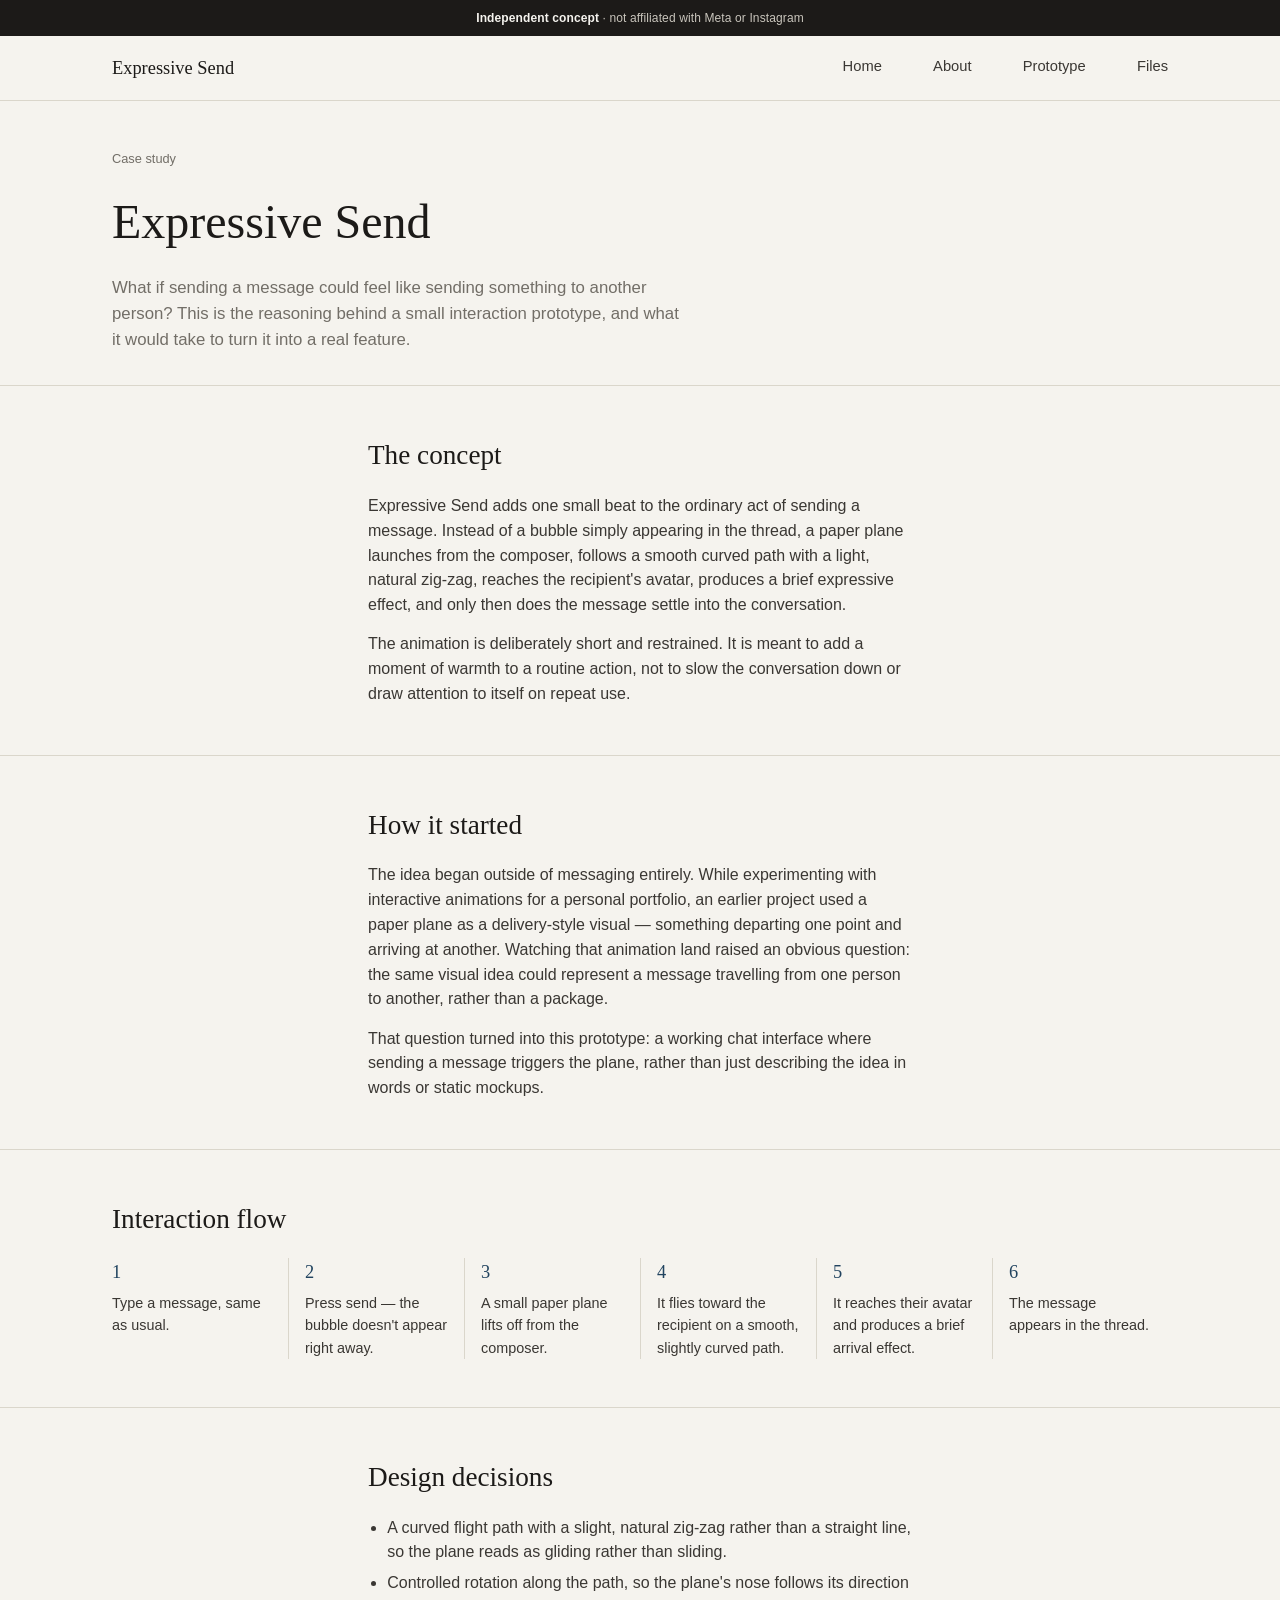
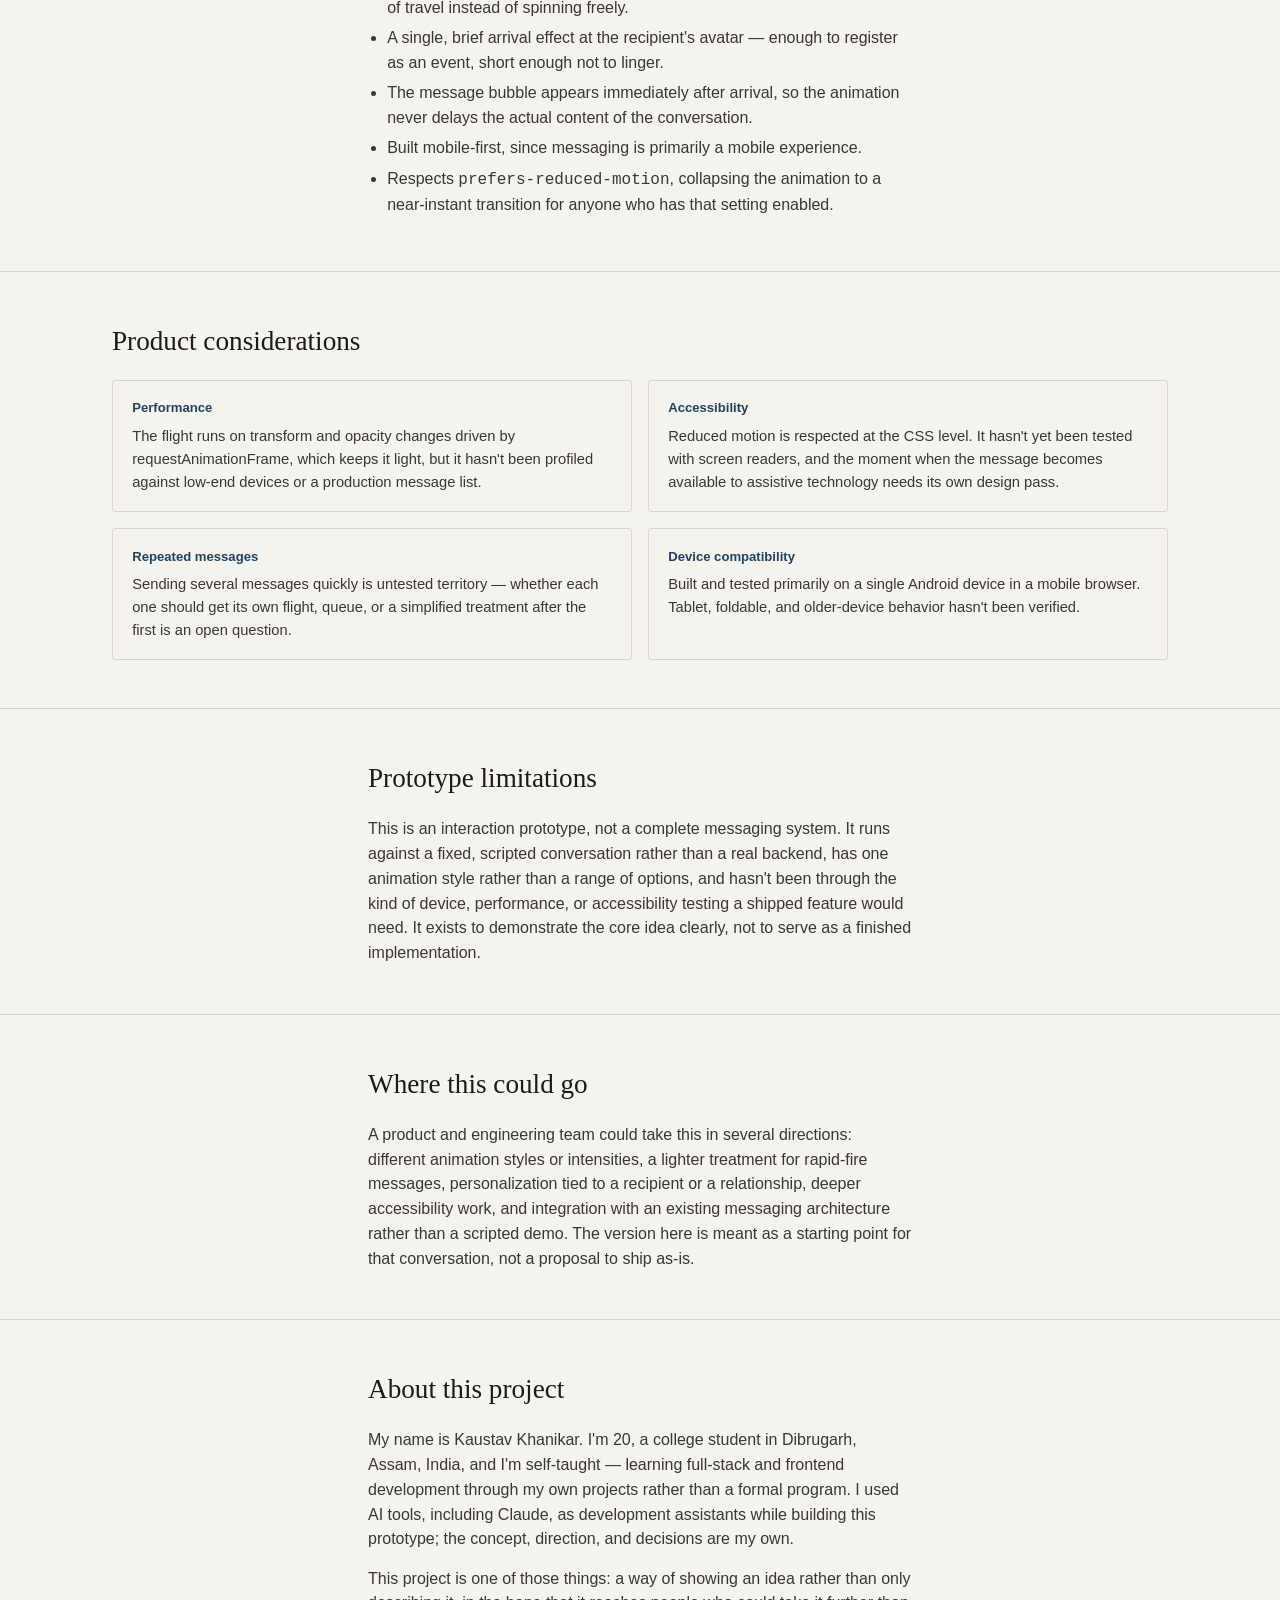
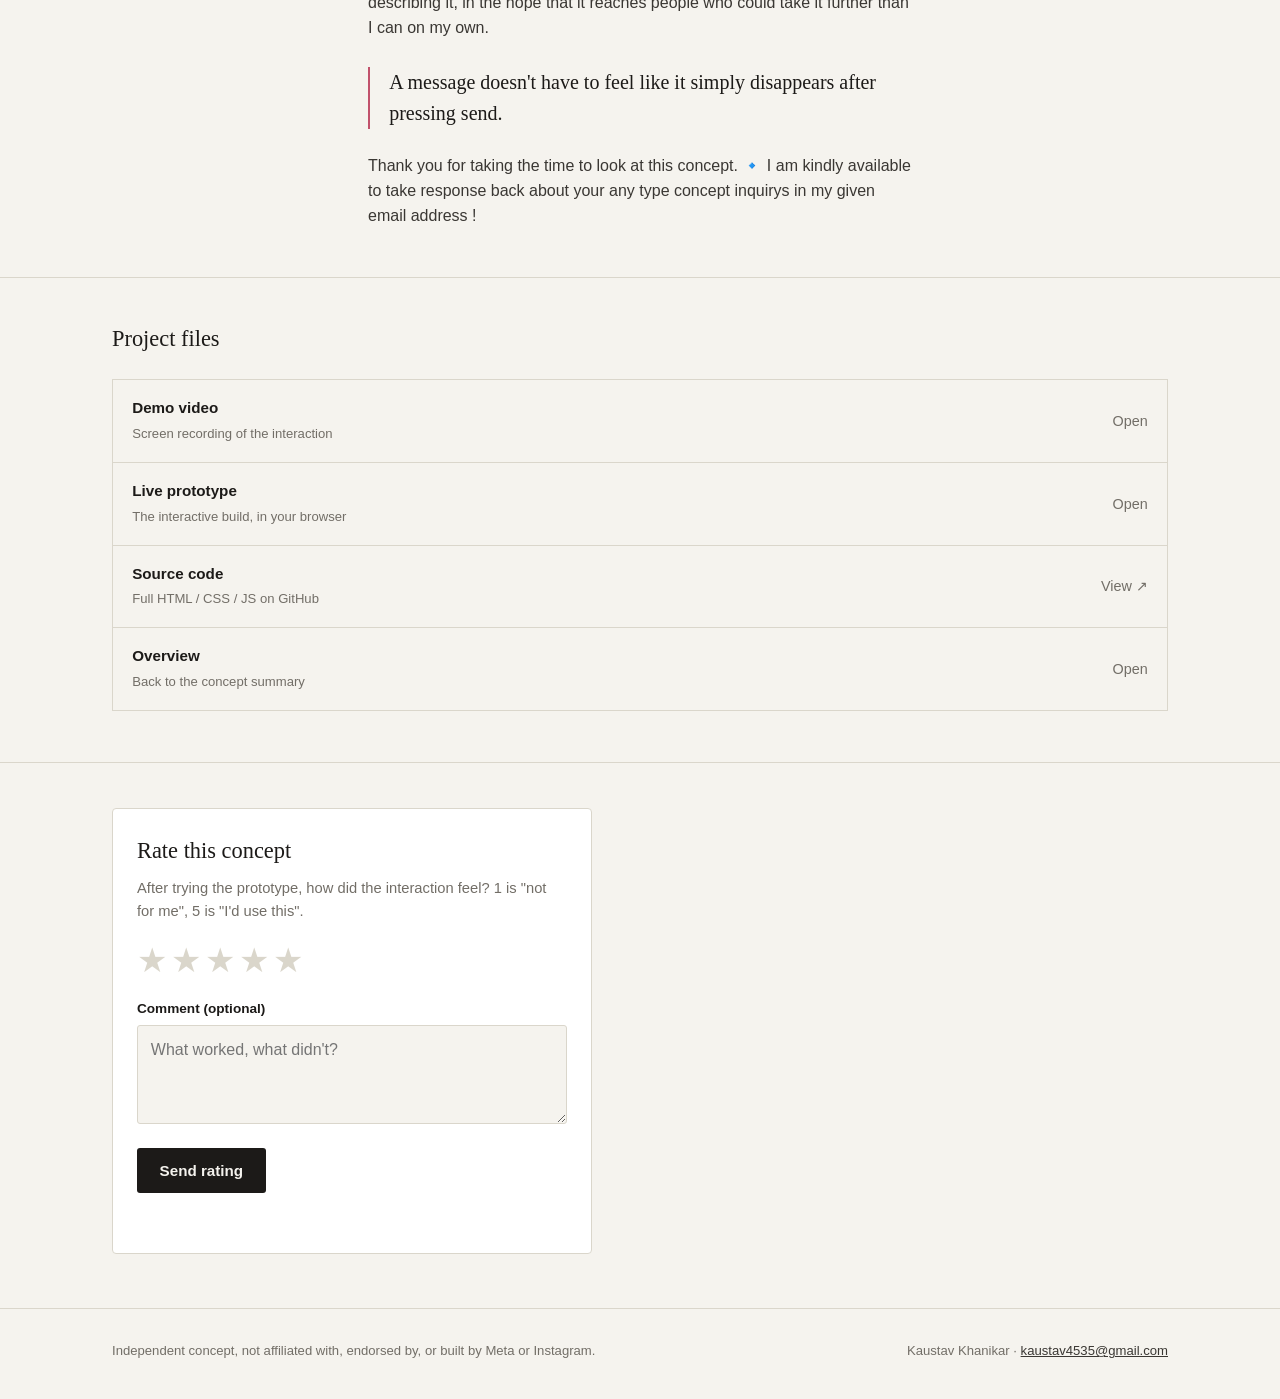
<file: case-study.html>
<!doctype html>
<html lang="en">
<head>
<meta charset="utf-8">
<meta name="viewport" content="width=device-width,initial-scale=1">
<title>Case study — Expressive Send</title>
<meta name="description" content="Concept, design decisions, product considerations, and background on the Expressive Send interaction prototype.">
<link rel="stylesheet" href="assets/css/style.css">
</head>
<body>

  <div class="compliance">
    <strong>Independent concept</strong> · not affiliated with Meta or Instagram
  </div>

  <header class="site-nav">
    <div class="wrap">
      <a class="wordmark" href="index.html">Expressive Send</a>
      <nav>
        <a href="index.html">Home</a>
        <a href="about.html">About</a>
        <a data-cfg="prototypeUrl" href="prototype.html">Prototype</a>
        <a href="#files">Files</a>
      </nav>
    </div>
  </header>

  <main>
    <header class="cs-header">
      <div class="wrap">
        <p class="eyebrow">Case study</p>
        <h1>Expressive Send</h1>
        <p class="subtitle">
          What if sending a message could feel like sending something to another person?
          This is the reasoning behind a small interaction prototype, and what it would take
          to turn it into a real feature.
        </p>
      </div>
    </header>

    <section class="section">
      <div class="wrap prose">
        <h2>The concept</h2>
        <p>
          Expressive Send adds one small beat to the ordinary act of sending a message. Instead of a
          bubble simply appearing in the thread, a paper plane launches from the composer, follows a
          smooth curved path with a light, natural zig-zag, reaches the recipient's avatar, produces a
          brief expressive effect, and only then does the message settle into the conversation.
        </p>
        <p>
          The animation is deliberately short and restrained. It is meant to add a moment of warmth to
          a routine action, not to slow the conversation down or draw attention to itself on repeat use.
        </p>
      </div>
    </section>

    <section class="section section-border">
      <div class="wrap prose">
        <h2>How it started</h2>
        <p>
          The idea began outside of messaging entirely. While experimenting with interactive animations
          for a personal portfolio, an earlier project used a paper plane as a delivery-style visual —
          something departing one point and arriving at another. Watching that animation land raised an
          obvious question: the same visual idea could represent a message travelling from one person
          to another, rather than a package.
        </p>
        <p>
          That question turned into this prototype: a working chat interface where sending a message
          triggers the plane, rather than just describing the idea in words or static mockups.
        </p>
      </div>
    </section>

    <section class="section section-border">
      <div class="wrap">
        <h2>Interaction flow</h2>
        <div class="flow-path">
          <div class="flow-step"><span class="n">1</span><p>Type a message, same as usual.</p></div>
          <div class="flow-step"><span class="n">2</span><p>Press send — the bubble doesn't appear right away.</p></div>
          <div class="flow-step"><span class="n">3</span><p>A small paper plane lifts off from the composer.</p></div>
          <div class="flow-step"><span class="n">4</span><p>It flies toward the recipient on a smooth, slightly curved path.</p></div>
          <div class="flow-step"><span class="n">5</span><p>It reaches their avatar and produces a brief arrival effect.</p></div>
          <div class="flow-step"><span class="n">6</span><p>The message appears in the thread.</p></div>
        </div>
      </div>
    </section>

    <section class="section section-border">
      <div class="wrap prose">
        <h2>Design decisions</h2>
        <ul>
          <li>A curved flight path with a slight, natural zig-zag rather than a straight line, so the plane reads as gliding rather than sliding.</li>
          <li>Controlled rotation along the path, so the plane's nose follows its direction of travel instead of spinning freely.</li>
          <li>A single, brief arrival effect at the recipient's avatar — enough to register as an event, short enough not to linger.</li>
          <li>The message bubble appears immediately after arrival, so the animation never delays the actual content of the conversation.</li>
          <li>Built mobile-first, since messaging is primarily a mobile experience.</li>
          <li>Respects <code>prefers-reduced-motion</code>, collapsing the animation to a near-instant transition for anyone who has that setting enabled.</li>
        </ul>
      </div>
    </section>

    <section class="section section-border">
      <div class="wrap">
        <h2>Product considerations</h2>
        <div class="considerations">
          <div class="consideration">
            <h4>Performance</h4>
            <p>The flight runs on transform and opacity changes driven by requestAnimationFrame, which keeps it light, but it hasn't been profiled against low-end devices or a production message list.</p>
          </div>
          <div class="consideration">
            <h4>Accessibility</h4>
            <p>Reduced motion is respected at the CSS level. It hasn't yet been tested with screen readers, and the moment when the message becomes available to assistive technology needs its own design pass.</p>
          </div>
          <div class="consideration">
            <h4>Repeated messages</h4>
            <p>Sending several messages quickly is untested territory — whether each one should get its own flight, queue, or a simplified treatment after the first is an open question.</p>
          </div>
          <div class="consideration">
            <h4>Device compatibility</h4>
            <p>Built and tested primarily on a single Android device in a mobile browser. Tablet, foldable, and older-device behavior hasn't been verified.</p>
          </div>
        </div>
      </div>
    </section>

    <section class="section section-border">
      <div class="wrap prose">
        <h2>Prototype limitations</h2>
        <p>
          This is an interaction prototype, not a complete messaging system. It runs against a fixed,
          scripted conversation rather than a real backend, has one animation style rather than a range
          of options, and hasn't been through the kind of device, performance, or accessibility testing a
          shipped feature would need. It exists to demonstrate the core idea clearly, not to serve as a
          finished implementation.
        </p>
      </div>
    </section>

    <section class="section section-border">
      <div class="wrap prose">
        <h2>Where this could go</h2>
        <p>
          A product and engineering team could take this in several directions: different animation
          styles or intensities, a lighter treatment for rapid-fire messages, personalization tied to a
          recipient or a relationship, deeper accessibility work, and integration with an existing
          messaging architecture rather than a scripted demo. The version here is meant as a starting
          point for that conversation, not a proposal to ship as-is.
        </p>
      </div>
    </section>

    <section class="section section-border">
      <div class="wrap prose">
        <h2>About this project</h2>
        <p>
          My name is Kaustav Khanikar. I'm 20, a college student in Dibrugarh, Assam, India, and I'm
          self-taught — learning full-stack and frontend development through my own projects rather than
          a formal program. I used AI tools, including Claude, as development assistants while building
          this prototype; the concept, direction, and decisions are my own.
        </p>
        <p>
          This project is one of those things: a way of showing an idea rather than only describing it, in the
          hope that it reaches people who could take it further than I can on my own.
        </p>
        <blockquote>A message doesn't have to feel like it simply disappears after pressing send.</blockquote>
        <p>
          Thank you for taking the time to look at this concept. 
          🔹 I am kindly available to take response back about your any type concept inquirys
          in my given email address !
        </p>
      </div>
    </section>

    <section class="files" id="files">
      <div class="wrap">
        <h2>Project files</h2>
        <div class="file-list">
          <a class="file-item" data-cfg="demoVideoSrc" href="assets/video/demo.mp4">
            <span>
              <span class="label">Demo video</span><br>
              <span class="desc">Screen recording of the interaction</span>
            </span>
            <span class="go">Open</span>
          </a>
          <a class="file-item" data-cfg="prototypeUrl" href="prototype.html">
            <span>
              <span class="label">Live prototype</span><br>
              <span class="desc">The interactive build, in your browser</span>
            </span>
            <span class="go">Open</span>
          </a>
          <a class="file-item" data-cfg="githubUrl" href="#" target="_blank" rel="noopener">
            <span>
              <span class="label">Source code</span><br>
              <span class="desc">Full HTML / CSS / JS on GitHub</span>
            </span>
            <span class="go">View ↗</span>
          </a>
          <a class="file-item" href="index.html">
            <span>
              <span class="label">Overview</span><br>
              <span class="desc">Back to the concept summary</span>
            </span>
            <span class="go">Open</span>
          </a>
        </div>
      </div>
    </section>

    <section class="rate" id="rate">
      <div class="wrap">
        <div class="rate-box">
          <h2>Rate this concept</h2>
          <p class="rate-help">After trying the prototype, how did the interaction feel? 1 is "not for me", 5 is "I'd use this".</p>
          <form id="rateForm" novalidate>
            <fieldset>
              <legend class="sr">Rating out of 5</legend>
              <div class="stars">
                <input class="sr" type="radio" name="score" id="s1" value="1"><label for="s1"><span class="sr">1 out of 5</span><span aria-hidden="true">★</span></label>
                <input class="sr" type="radio" name="score" id="s2" value="2"><label for="s2"><span class="sr">2 out of 5</span><span aria-hidden="true">★</span></label>
                <input class="sr" type="radio" name="score" id="s3" value="3"><label for="s3"><span class="sr">3 out of 5</span><span aria-hidden="true">★</span></label>
                <input class="sr" type="radio" name="score" id="s4" value="4"><label for="s4"><span class="sr">4 out of 5</span><span aria-hidden="true">★</span></label>
                <input class="sr" type="radio" name="score" id="s5" value="5"><label for="s5"><span class="sr">5 out of 5</span><span aria-hidden="true">★</span></label>
              </div>
            </fieldset>
            <label class="rate-label" for="rateComment">Comment (optional)</label>
            <textarea id="rateComment" rows="3" maxlength="600" placeholder="What worked, what didn't?"></textarea>
            <div class="actions">
              <button class="btn btn-primary" type="submit">Send rating</button>
            </div>
            <p class="rate-msg" id="rateMsg" role="status" aria-live="polite"></p>
          </form>
        </div>
      </div>
    </section>
  </main>

  <footer class="site-footer">
    <div class="wrap">
      <span>Independent concept, not affiliated with, endorsed by, or built by Meta or Instagram.</span>
      <span><span data-cfg="author">Kaustav Khanikar</span> · <a data-cfg="emailLink" href="mailto:kaustav4535@gmail.com">kaustav4535@gmail.com</a></span>
    </div>
  </footer>

  <script src="assets/js/config.js"></script>
  <script src="assets/js/site.js"></script>
</body>
</html>
</file>
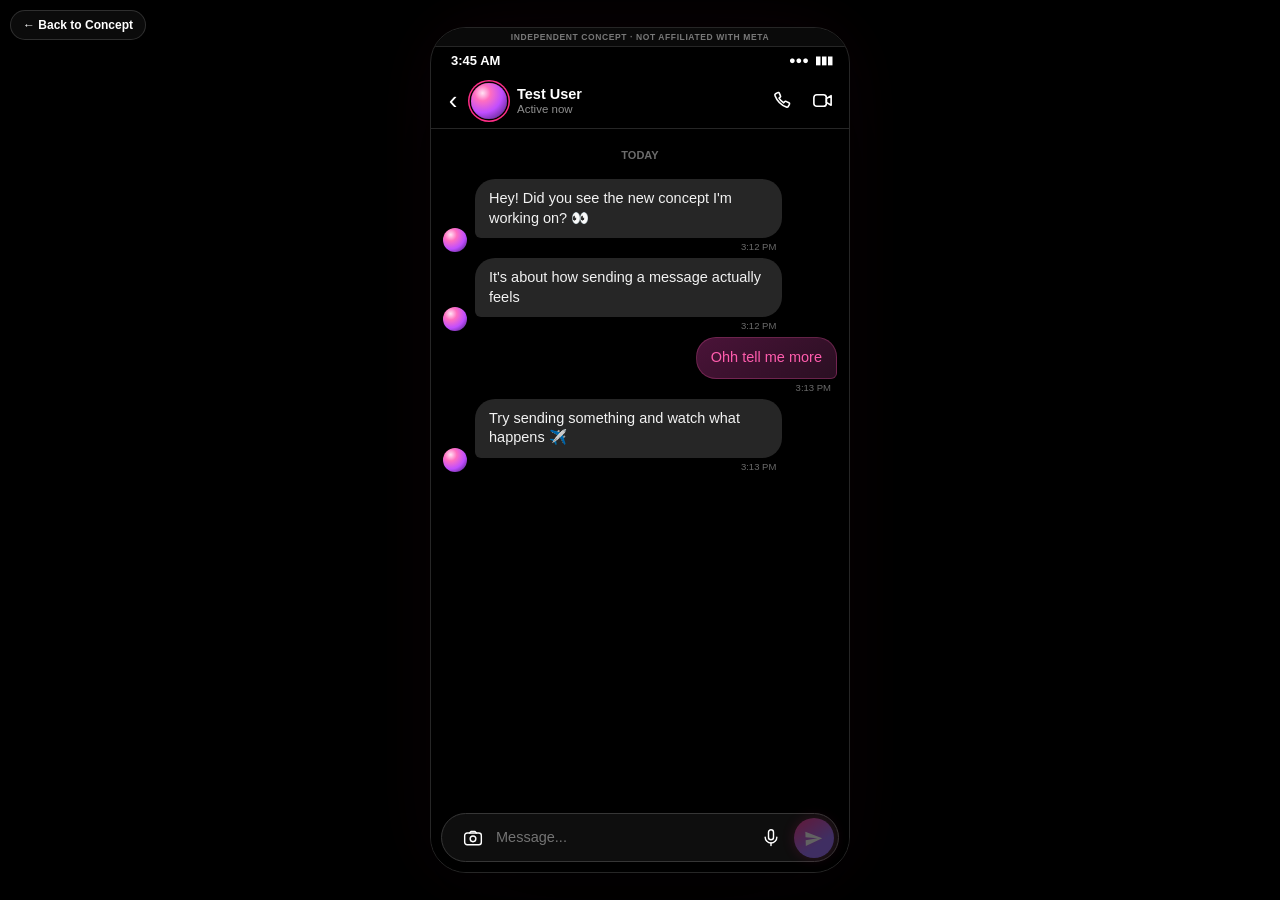
<file: prototype.html>
<!doctype html>
<html lang="en">
<head>
<meta charset="utf-8">
<meta name="viewport" content="width=device-width,initial-scale=1,viewport-fit=cover">
<meta name="theme-color" content="#000000">
<title>Expressive Send — Concept Prototype</title>
<style>
  :root{
    --bg:#000000;
    --header-bg:rgba(0,0,0,.92);
    --border:#262626;
    --text:#ffffff;
    --muted:#8e8e8e;
    --pink:#ff2d87;
    --pink-soft:#ff5cad;
    --violet:#9b6cff;
    --bubble-in:#262626;
    --bubble-out:#3a0f2a;
  }
  *{box-sizing:border-box; -webkit-tap-highlight-color:transparent;}
  html,body{
    margin:0; width:100%; height:100%; background:#000; color:var(--text);
    font-family:-apple-system,BlinkMacSystemFont,"Segoe UI",Roboto,Helvetica,Arial,sans-serif;
    overflow:hidden;
  }
  button,input,textarea{font:inherit; color:inherit;}
  button{border:0; background:none; cursor:pointer;}

  .stage{height:100dvh; display:grid; place-items:center; background:#000;}

  .phone{
    position:relative;
    width:min(100vw,420px);
    height:100dvh;
    max-height:900px;
    background:var(--bg);
    overflow:hidden;
    isolation:isolate;
  }
  @media (min-width:600px){
    .phone{
      height:min(900px,94dvh);
      border:1px solid #262626;
      border-radius:36px;
      box-shadow:0 40px 120px rgba(0,0,0,.85), 0 0 80px rgba(255,45,135,.06);
    }
  }

  .disclaimer{
    flex-shrink:0; width:100%;
    padding:calc(4px + env(safe-area-inset-top)) 10px 4px;
    text-align:center;
    background:#0a0a0a; border-bottom:1px solid var(--border);
    color:rgba(255,255,255,.45); font-size:8.5px; font-weight:700; letter-spacing:.6px;
    overflow:hidden; text-overflow:ellipsis; white-space:nowrap;
  }

  .app{position:absolute; inset:0; display:flex; flex-direction:column;}

  .statusbar{
    height:26px; flex-shrink:0;
    display:flex; align-items:center; justify-content:space-between;
    padding-left:20px; padding-right:16px;
    font-size:13px; font-weight:600; flex-shrink:0;
  }
  .status-icons{display:flex; align-items:center; gap:5px; font-size:11px; color:#fff;}

  .header{
    height:56px; flex-shrink:0; display:flex; align-items:center;
    padding:0 8px 0 4px; border-bottom:1px solid var(--border);
    background:var(--header-bg); backdrop-filter:blur(14px); z-index:10;
  }
  .back{width:36px; height:36px; display:grid; place-items:center; font-size:26px; color:#fff;}
  .profile{display:flex; align-items:center; gap:10px; flex:1; min-width:0;}
  .avatar{
    width:36px; height:36px; border-radius:50%; flex:0 0 36px; position:relative;
    background:radial-gradient(circle at 32% 28%, #ffe2f4 0%, #ff6fc0 22%, #c04dff 55%, #3a1a63 100%);
    box-shadow:0 0 0 1.5px #000, 0 0 0 3px var(--pink);
  }
  .who{min-width:0;}
  .who b{font-size:14.5px; display:block; overflow:hidden; text-overflow:ellipsis; white-space:nowrap;}
  .who span{font-size:11.5px; color:var(--muted); display:block; margin-top:1px;}
  .hicons{display:flex; gap:2px; flex-shrink:0;}
  .hicon{width:38px; height:38px; display:grid; place-items:center; color:#fff;}
  .hicon svg{width:23px; height:23px; fill:none; stroke:currentColor; stroke-width:1.7; stroke-linecap:round; stroke-linejoin:round;}

  .chat{
    flex:1; min-height:0; overflow-y:auto; overflow-x:hidden;
    padding:16px 12px 18px; scroll-behavior:smooth;
    overscroll-behavior:contain; scrollbar-width:none;
  }
  .chat::-webkit-scrollbar{display:none;}
  .day{text-align:center; color:#6b6b6b; font-size:11px; margin:4px 0 18px; font-weight:600;}

  .row{display:flex; align-items:flex-end; gap:8px; margin:6px 0;}
  .row.in{justify-content:flex-start;}
  .row.out{justify-content:flex-end;}
  .mini-avatar{
    width:24px; height:24px; border-radius:50%; flex:0 0 24px;
    background:radial-gradient(circle at 32% 28%, #ffe2f4, #ff6fc0 26%, #c04dff 60%, #3a1a63);
  }
  .bubble-col{display:flex; flex-direction:column; max-width:78%;}
  .bubble{
    padding:10px 14px; border-radius:20px; font-size:14.5px; line-height:1.35;
    overflow-wrap:anywhere; word-break:break-word;
  }
  .in .bubble{background:var(--bubble-in); border-bottom-left-radius:6px; color:#f2f2f2;}
  .out .bubble{
    background:linear-gradient(145deg,#4a1338,#2a0f22);
    border:1px solid rgba(255,92,173,.25);
    border-bottom-right-radius:6px;
    color:var(--pink-soft);
  }
  .row.out{margin-left:44px;}
  .meta{font-size:9.5px; color:#6b6b6b; margin:3px 6px 0; text-align:right;}

  .typing-row{display:none; align-items:flex-end; gap:8px; margin:6px 0;}
  .typing-row.show{display:flex;}
  .typing{
    display:flex; gap:4px; padding:11px 14px; background:var(--bubble-in);
    border-radius:18px; border-bottom-left-radius:6px; width:max-content;
  }
  .typing i{width:5px; height:5px; border-radius:50%; background:#8e8e8e; animation:dot 1.1s infinite ease-in-out;}
  .typing i:nth-child(2){animation-delay:.15s;}
  .typing i:nth-child(3){animation-delay:.3s;}
  @keyframes dot{
    0%,70%,100%{transform:translateY(0); opacity:.4;}
    35%{transform:translateY(-3px); opacity:1;}
  }

  .composer-wrap{
    padding:8px 10px calc(10px + env(safe-area-inset-bottom));
    background:linear-gradient(180deg, rgba(0,0,0,.4), #000 30%);
    flex-shrink:0; z-index:12;
  }
  .composer{
    min-height:48px; display:flex; align-items:center; gap:6px;
    padding:3px 4px 3px 14px; border:1px solid #363636; border-radius:26px;
    background:#0e0e0e;
  }
  .field{
    flex:1; min-width:0; background:none; border:0; outline:0; color:#fff;
    font-size:14.5px; padding:11px 0; resize:none; line-height:19px; max-height:80px;
  }
  .field::placeholder{color:#737373;}
  .compicon{width:34px; height:34px; flex:0 0 34px; display:grid; place-items:center; color:#fff;}
  .compicon svg{width:20px; height:20px; fill:none; stroke:currentColor; stroke-width:1.7; stroke-linecap:round; stroke-linejoin:round;}

  .send{
    width:40px; height:40px; border-radius:50%; flex:0 0 40px; display:flex;
    align-items:center; justify-content:center;
    background:linear-gradient(145deg, var(--pink), var(--violet) 65%);
    box-shadow:0 0 14px rgba(255,45,135,.4);
    transition:transform .15s ease, opacity .15s ease;
    opacity:.35;
  }
  .send.visible{opacity:1;}
  .send:active{transform:scale(.9);}
  .send:disabled{opacity:.35;}
  .send svg{width:19px; height:19px; fill:#fff; transform:translate(-1px,1px) rotate(-2deg);}

  /* ---- flight layer ---- */
  .flight-layer{position:absolute; inset:0; z-index:40; pointer-events:none; overflow:hidden;}
  svg.flight-svg{position:absolute; inset:0; width:100%; height:100%; overflow:visible;}
  .plane{
    position:absolute; width:34px; height:34px; left:0; top:0; opacity:0;
    filter:drop-shadow(0 0 5px rgba(255,92,173,.9)) drop-shadow(0 0 14px rgba(155,108,255,.5));
    transform-origin:50% 50%;
  }
  .impact{
    position:absolute; width:10px; height:10px; border-radius:50%; opacity:0;
    background:#fff; box-shadow:0 0 12px #fff, 0 0 34px #ff2d87, 0 0 60px #9b6cff;
  }
  .flash{
    position:absolute; inset:0; opacity:0; pointer-events:none;
    background:radial-gradient(circle at var(--fx,50%) var(--fy,10%), rgba(255,255,255,.65), rgba(255,45,135,.12) 10%, transparent 26%);
  }
  .fx-layer{position:absolute; inset:0;}
  .particle{position:absolute; width:6px; height:6px; border-radius:50%; opacity:0;}
  .heart{position:absolute; opacity:0; font-size:14px; filter:drop-shadow(0 0 6px rgba(255,45,135,.7));}

  .toast{
    position:absolute; left:50%; bottom:78px; transform:translate(-50%,8px);
    z-index:50; padding:7px 12px; border-radius:999px;
    background:rgba(24,24,24,.92); border:1px solid rgba(255,255,255,.1);
    font-size:10.5px; color:#ccc; opacity:0; transition:.25s ease; pointer-events:none; white-space:nowrap;
  }
  .toast.show{opacity:1; transform:translate(-50%,0);}

  @keyframes popImpact{
    0%{transform:scale(.2); opacity:0;}
    25%{opacity:1;}
    100%{transform:scale(2.4); opacity:0;}
  }

  .fatal-error{
    position:absolute; left:8px; right:8px; top:8px; z-index:100;
    background:#3a0a0a; border:1px solid #ff4d4d; color:#ffb3b3;
    font-size:11px; line-height:1.4; padding:8px 10px; border-radius:8px;
    display:none; white-space:pre-wrap; word-break:break-word;
  }
  .fatal-error.show{display:block;}

  /* ---- added: link back to the concept site (does not alter anything above) ---- */
  .back-to-concept{
    position:fixed; top:calc(10px + env(safe-area-inset-top)); left:10px; z-index:200;
    display:inline-flex; align-items:center; gap:6px;
    padding:7px 12px; border-radius:999px;
    background:rgba(20,20,20,.55); -webkit-backdrop-filter:blur(8px); backdrop-filter:blur(8px);
    color:#fff; font-size:12px; font-weight:600; text-decoration:none;
    border:1px solid rgba(255,255,255,.15);
  }
  .back-to-concept:hover{ background:rgba(20,20,20,.75); }

  @media (prefers-reduced-motion: reduce){
    *,*::before,*::after{
      animation-duration:.01ms !important; animation-iteration-count:1 !important;
      transition-duration:.01ms !important; scroll-behavior:auto !important;
    }
  }
</style>
</head>
<body>

<div class="stage">
  <a class="back-to-concept" href="index.html">← Back to Concept</a>
  <div class="phone" id="phone">
    <div class="fatal-error" id="fatalError"></div>
    <div class="app">
      <div class="disclaimer">INDEPENDENT CONCEPT · NOT AFFILIATED WITH META</div>

      <div class="statusbar">
        <span id="clock">9:41</span>
        <span class="status-icons">●●●&nbsp;&nbsp;▮▮▮</span>
      </div>

      <header class="header">
        <button class="back" aria-label="Back">‹</button>
        <div class="profile">
          <div class="avatar" id="targetAvatar"></div>
          <div class="who">
            <b>Test User</b>
            <span>Active now</span>
          </div>
        </div>
        <div class="hicons">
          <button class="hicon" aria-label="Call">
            <svg viewBox="0 0 24 24"><path d="M7 3.8 4.8 5c-.7.4-.9 1.3-.6 2 2.1 5.4 6.4 9.7 11.8 11.8.7.3 1.6 0 2-.6l1.2-2.2c.3-.6.1-1.3-.5-1.6l-3.1-1.5c-.5-.2-1.1-.1-1.4.3l-1 1.2a13.7 13.7 0 0 1-4.8-4.8l1.2-1c.4-.4.5-1 .3-1.4L8.6 4.3C8.3 3.7 7.6 3.5 7 3.8Z"/></svg>
          </button>
          <button class="hicon" aria-label="Video call">
            <svg viewBox="0 0 24 24"><rect x="3" y="6" width="13" height="12" rx="3"/><path d="m16 10 5-3v10l-5-3z"/></svg>
          </button>
        </div>
      </header>

      <main class="chat" id="chat">
        <div class="day">TODAY</div>

        <div class="row in">
          <div class="mini-avatar"></div>
          <div class="bubble-col">
            <div class="bubble">Hey! Did you see the new concept I'm working on? 👀</div>
            <div class="meta">3:12 PM</div>
          </div>
        </div>

        <div class="row in">
          <div class="mini-avatar"></div>
          <div class="bubble-col">
            <div class="bubble">It's about how sending a message actually feels</div>
            <div class="meta">3:12 PM</div>
          </div>
        </div>

        <div class="row out">
          <div class="bubble-col" style="margin-left:auto;">
            <div class="bubble">Ohh tell me more</div>
            <div class="meta">3:13 PM</div>
          </div>
        </div>

        <div class="row in">
          <div class="mini-avatar"></div>
          <div class="bubble-col">
            <div class="bubble">Try sending something and watch what happens ✈️</div>
            <div class="meta">3:13 PM</div>
          </div>
        </div>

        <div class="typing-row" id="typingRow">
          <div class="mini-avatar"></div>
          <div class="typing"><i></i><i></i><i></i></div>
        </div>
      </main>

      <div class="composer-wrap">
        <form class="composer" id="form">
          <button type="button" class="compicon" aria-label="Camera">
            <svg viewBox="0 0 24 24"><rect x="2" y="6" width="20" height="14" rx="3"/><circle cx="12" cy="13" r="3.4"/><path d="M8 6l1.6-2h4.8L16 6"/></svg>
          </button>
          <textarea class="field" id="input" rows="1" placeholder="Message..." maxlength="500"></textarea>
          <button type="button" class="compicon" aria-label="Voice">
            <svg viewBox="0 0 24 24"><rect x="9" y="2" width="6" height="12" rx="3"/><path d="M5 11a7 7 0 0 0 14 0"/><path d="M12 18v3"/></svg>
          </button>
          <button type="submit" class="send" id="send" aria-label="Send" disabled>
            <svg viewBox="0 0 24 24"><path d="M2 21l21-9L2 3v7l15 2-15 2z"/></svg>
          </button>
        </form>
      </div>
    </div>

    <!-- flight / effects layer -->
    <div class="flight-layer" id="flightLayer">
      <div class="plane" id="plane">
        <svg viewBox="0 0 48 48" width="100%" height="100%">
          <defs>
            <linearGradient id="planeGrad" x1="0%" y1="100%" x2="100%" y2="0%">
              <stop offset="0%" stop-color="#ff2d87"/>
              <stop offset="55%" stop-color="#b873ff"/>
              <stop offset="100%" stop-color="#ffffff"/>
            </linearGradient>
          </defs>
          <path d="M43 5.4 5.2 20.2c-1.5.6-1.5 2.7 0 3.3l14.3 5.5 5.5 14.3c.6 1.5 2.7 1.5 3.3 0L43 5.4Z" fill="url(#planeGrad)" stroke="#fff" stroke-width="1.1"/>
          <path d="m7.8 21.9 29.6-11.6-17.5 15.7" fill="none" stroke="#fff" stroke-opacity=".7" stroke-width="1.1"/>
        </svg>
      </div>
      <div class="impact" id="impact"></div>
      <div class="flash" id="flash"></div>
      <div class="fx-layer" id="particleLayer"></div>
      <div class="fx-layer" id="heartLayer"></div>
    </div>

    <div class="toast" id="toast">Message sent</div>
  </div>
</div>

<script>
function showFatalError(msg){
  try{
    var el = document.getElementById('fatalError');
    if (!el) return;
    el.textContent = 'Something went wrong: ' + msg;
    el.classList.add('show');
  }catch(_){}
}
window.addEventListener('error', function(e){
  showFatalError((e && e.message) ? e.message : 'unknown script error');
});

(function(){
try{
  "use strict";

  var phone   = document.getElementById('phone');
  var chat    = document.getElementById('chat');
  var form    = document.getElementById('form');
  var input   = document.getElementById('input');
  var sendBtn = document.getElementById('send');
  var plane   = document.getElementById('plane');
  var impact  = document.getElementById('impact');
  var flash   = document.getElementById('flash');
  var particleLayer = document.getElementById('particleLayer');
  var heartLayer     = document.getElementById('heartLayer');
  var toast   = document.getElementById('toast');
  var typingRow = document.getElementById('typingRow');
  var targetAvatar = document.getElementById('targetAvatar');

  var busy = false;

  // ---------- clock ----------
  function paintClock(){
    var el = document.getElementById('clock');
    if (el) el.textContent = new Date().toLocaleTimeString([], {hour:'numeric', minute:'2-digit'});
  }
  paintClock();
  setInterval(paintClock, 30000);

  // ---------- composer ----------
  function resizeField(){
    input.style.height = 'auto';
    input.style.height = Math.min(input.scrollHeight, 80) + 'px';
  }
  function updateSendVisibility(){
    var hasText = input.value.trim().length > 0;
    sendBtn.classList.toggle('visible', hasText);
    sendBtn.disabled = !hasText || busy;
  }
  ['input','keyup','change','compositionend','paste','cut'].forEach(function(evt){
    input.addEventListener(evt, function(){ resizeField(); updateSendVisibility(); });
  });
  input.addEventListener('keydown', function(e){
    if (e.key === 'Enter' && !e.shiftKey){
      e.preventDefault();
      if (typeof form.requestSubmit === 'function') form.requestSubmit();
      else sendMessage();
    }
  });

  function scrollToLatest(smooth){
    chat.scrollTo({ top: chat.scrollHeight, behavior: smooth ? 'smooth' : 'auto' });
  }

  // ---------- geometry ----------
  // Returns an absolute {x,y} point inside the phone, expressed as fractions of size.
  function frac(x, y){
    return { x: phone.clientWidth * x, y: phone.clientHeight * y };
  }

  function getStartPoint(){
    var composerEl = document.querySelector('.composer');
    var cRect = composerEl.getBoundingClientRect();
    var pRect = phone.getBoundingClientRect();
    return {
      x: cRect.right - pRect.left - 24,
      y: cRect.top - pRect.top + cRect.height * 0.5
    };
  }

  function getEndPoint(){
    var aRect = targetAvatar.getBoundingClientRect();
    var pRect = phone.getBoundingClientRect();
    return {
      x: aRect.left - pRect.left + aRect.width * 0.5,
      y: aRect.top - pRect.top + aRect.height * 0.5
    };
  }

  function cubicBezier(a, b, c, d, t){
    var u = 1 - t;
    return {
      x: u*u*u*a.x + 3*u*u*t*b.x + 3*u*t*t*c.x + t*t*t*d.x,
      y: u*u*u*a.y + 3*u*u*t*b.y + 3*u*t*t*c.y + t*t*t*d.y
    };
  }

  // Builds a stylish sweeping S-curve flight path: four chained bezier
  // arcs climbing from the composer up to the recipient's avatar.
  function buildPath(){
    var w = phone.clientWidth, h = phone.clientHeight;
    var s = getStartPoint();
    var e = getEndPoint();

    // waypoints the plane passes through (milder zig-zag)
 

    var A = { x: w * 0.50, y: h * 0.70 };
    var B = { x: w * 0.36, y: h * 0.48 };
    var C = { x: w * 0.40, y: h * 0.30 };

    // control points — last two segments almost straight into avatar
    var p1 = { x: w * 0.74, y: h * 0.82 };
    var p2 = { x: w * 0.60, y: h * 0.76 };

    var p3 = { x: w * 0.42, y: h * 0.62 };
    var p4 = { x: w * 0.30, y: h * 0.54 };

    var p5 = { x: w * 0.37, y: h * 0.42 };
    var p6 = { x: w * 0.39, y: h * 0.34 };

    var p7 = { x: w * 0.36, y: h * 0.22 };
    var p8 = { x: w * 0.28, y: h * 0.14 };
    
    
    return { s:s, e:e, A:A, B:B, C:C, p1:p1, p2:p2, p3:p3, p4:p4, p5:p5, p6:p6, p7:p7, p8:p8 };
  }

  function positionAt(q, t){
    var seg, k;
    if (t < 0.27){
      seg = [q.s, q.p1, q.p2, q.A];
      k = t / 0.27;
    } else if (t < 0.52){
      seg = [q.A, q.p3, q.p4, q.B];
      k = (t - 0.27) / 0.25;
    } else if (t < 0.76){
      seg = [q.B, q.p5, q.p6, q.C];
      k = (t - 0.52) / 0.24;
    } else {
      seg = [q.C, q.p7, q.p8, q.e];
      k = (t - 0.76) / 0.24;
    }
    var p  = cubicBezier(seg[0], seg[1], seg[2], seg[3], k);
    var p2 = cubicBezier(seg[0], seg[1], seg[2], seg[3], Math.min(1, k + 0.01));
    var angle = Math.atan2(p2.y - p.y, p2.x - p.x) * 180 / Math.PI + 45;
    return { p: p, angle: angle };
  }


  // ---------- impact fx ----------
  function spawnParticles(center){
    var count = 16;
    for (var i = 0; i < count; i++){
      var el = document.createElement('span');
      el.className = 'particle';
      el.style.left = center.x + 'px';
      el.style.top = center.y + 'px';
      el.style.background = (i % 3 === 0) ? '#ffffff' : (i % 2 ? '#ff4fa8' : '#a878ff');
      var angle = (Math.PI * 2 * i) / count;
      var dist = 20 + Math.random() * 46;
      var dur = 420 + Math.random() * 220;
      el.animate([
        { transform: 'translate(-50%,-50%) scale(.2)', opacity: 1 },
        { transform: 'translate(calc(-50% + ' + (Math.cos(angle)*dist) + 'px), calc(-50% + ' + (Math.sin(angle)*dist) + 'px)) scale(0)', opacity: 0 }
      ], { duration: dur, easing: 'cubic-bezier(.2,.7,.2,1)' });
      particleLayer.appendChild(el);
      (function(node, life){ setTimeout(function(){ node.remove(); }, life + 60); })(el, dur);
    }
  }

  function spawnHearts(center){
    var count = 6;
    for (var i = 0; i < count; i++){
      var el = document.createElement('span');
      el.className = 'heart';
      el.textContent = (i % 2) ? '♡' : '♥';
      el.style.left = center.x + 'px';
      el.style.top = center.y + 'px';
      var angle = -Math.PI * 0.95 + (Math.PI * 1.9 * i / (count - 1));
      var dist = 26 + Math.random() * 30;
      var dur = 680 + Math.random() * 220;
      el.animate([
        { transform: 'translate(-50%,-50%) scale(.2) rotate(0deg)', opacity: 0 },
        { transform: 'translate(calc(-50% + ' + (Math.cos(angle)*dist) + 'px), calc(-50% + ' + (Math.sin(angle)*dist) + 'px)) scale(1) rotate(' + ((i-count/2)*16) + 'deg)', opacity: .95, offset: .35 },
        { transform: 'translate(calc(-50% + ' + (Math.cos(angle)*dist*1.3) + 'px), calc(-50% + ' + (Math.sin(angle)*dist*1.3) + 'px)) scale(.5)', opacity: 0 }
      ], { duration: dur, easing: 'cubic-bezier(.15,.7,.2,1)' });
      heartLayer.appendChild(el);
      (function(node, life){ setTimeout(function(){ node.remove(); }, life + 60); })(el, dur);
    }
  }

  function playImpact(center){
    impact.style.left = (center.x - 5) + 'px';
    impact.style.top  = (center.y - 5) + 'px';
    impact.style.opacity = '1';
    impact.style.animation = 'none';
    // force reflow so the animation restarts every time
    void impact.offsetWidth;
    impact.style.animation = 'popImpact .5s ease-out forwards';

    var pRect = phone.getBoundingClientRect();
    flash.style.setProperty('--fx', ((center.x / pRect.width) * 100) + '%');
    flash.style.setProperty('--fy', ((center.y / pRect.height) * 100) + '%');
    flash.style.opacity = '.8';
    setTimeout(function(){ flash.style.opacity = '0'; }, 160);

    spawnParticles(center);
    spawnHearts(center);
  }

  // ---------- messages ----------
  function appendOutgoingMessage(text){
    var row = document.createElement('div');
    row.className = 'row out';

    var col = document.createElement('div');
    col.className = 'bubble-col';
    col.style.marginLeft = 'auto';

    var bubble = document.createElement('div');
    bubble.className = 'bubble';
    bubble.textContent = text;

    var meta = document.createElement('div');
    meta.className = 'meta';
    meta.textContent = new Date().toLocaleTimeString([], {hour:'numeric', minute:'2-digit'});

    col.appendChild(bubble);
    col.appendChild(meta);
    row.appendChild(col);
    chat.insertBefore(row, typingRow);
    scrollToLatest(true);
  }

  function showToast(text){
    toast.textContent = text;
    toast.classList.add('show');
    setTimeout(function(){ toast.classList.remove('show'); }, 900);
  }

  // ---------- the send sequence ----------
  function sendMessage(){
    if (busy) return;
    var text = input.value.trim();
    if (!text) return;

    busy = true;
    sendBtn.disabled = true;
    input.disabled = true;

    input.value = '';
    resizeField();
    updateSendVisibility();
    scrollToLatest(true);

    var q = buildPath();

    plane.style.opacity = '1';
    var startTime = performance.now();
    var duration = 1350;

    function frame(now){
      var t = Math.min(1, (now - startTime) / duration);
      var r = positionAt(q, t);
      var wobble = 1 + Math.sin(t * Math.PI) * 0.12;
      plane.style.transform = 'translate(' + (r.p.x - 17) + 'px,' + (r.p.y - 17) + 'px) rotate(' + r.angle + 'deg) scale(' + wobble.toFixed(3) + ')';
      if (t < 1){
        requestAnimationFrame(frame);
      } else {
        finishFlight(q.e, text);
      }
    }
    requestAnimationFrame(frame);
  }

  function finishFlight(endPoint, text){
    plane.style.opacity = '0';
    playImpact(endPoint);

    setTimeout(function(){ appendOutgoingMessage(text); }, 220);
    setTimeout(function(){ showToast('Message sent'); }, 280);
    setTimeout(function(){
      input.disabled = false;
      busy = false;
      updateSendVisibility();
      input.focus();
      scrollToLatest(true);
    }, 520);
  }

  form.addEventListener('submit', function(e){
    e.preventDefault();
    sendMessage();
  });

  window.addEventListener('resize', function(){
    scrollToLatest(false);
  });

  // initial state
  resizeField();
  updateSendVisibility();
  scrollToLatest(false);

}catch(err){
  showFatalError(err && err.message ? err.message : String(err));
}
})();
</script>
</body>
</html>
</file>
<file: assets/css/style.css>
/* Expressive Send — presentation site
   Paper, ink and a dusk-sky accent: the palette echoes the product's own
   material (paper plane, night sky messaging surface) without borrowing
   the prototype's neon chrome. */

:root{
  --paper:      #F5F3EE;
  --paper-dim:  #EBE8E0;
  --ink:        #1C1A18;
  --ink-soft:   #3A3733;
  --muted:      #726E67;
  --rule:       #DAD6CB;
  --sky:        #2F5D86;
  --sky-deep:   #21435F;
  --coral:      #C1516B;

  --serif: Georgia, "Iowan Old Style", "Palatino Linotype", "Book Antiqua", serif;
  --sans: -apple-system, BlinkMacSystemFont, "Segoe UI", Roboto, Helvetica, Arial, sans-serif;

  --measure: 40rem;
  --edge: 1.5rem;
}

@media (min-width: 720px){
  :root{ --edge: 3rem; }
}

*, *::before, *::after{ box-sizing: border-box; }

html{ -webkit-text-size-adjust: 100%; }

body{
  margin: 0;
  background: var(--paper);
  color: var(--ink);
  font-family: var(--sans);
  font-size: 16px;
  line-height: 1.55;
  -webkit-font-smoothing: antialiased;
}

img, svg, video{ max-width: 100%; display: block; }

a{ color: inherit; }

::selection{ background: var(--sky); color: var(--paper); }

:focus-visible{
  outline: 2px solid var(--sky);
  outline-offset: 3px;
}

h1, h2, h3{
  font-family: var(--serif);
  font-weight: 400;
  color: var(--ink);
  margin: 0;
}

p{ margin: 0; }

.wrap{
  max-width: 72rem;
  margin: 0 auto;
  padding-left: var(--edge);
  padding-right: var(--edge);
}

.prose{ max-width: var(--measure); }

/* ---------- compliance strip ---------- */
.compliance{
  background: var(--ink);
  color: #C9C5BC;
  font-size: .75rem;
  letter-spacing: .01em;
  text-align: center;
  padding: .55rem var(--edge);
}
.compliance strong{ color: var(--paper); font-weight: 600; }

/* ---------- nav ---------- */
.site-nav{
  border-bottom: 1px solid var(--rule);
  padding: 1.1rem 0;
}
.site-nav .wrap{
  display: flex;
  align-items: center;
  justify-content: space-between;
  flex-wrap: wrap;
  gap: .6rem 1rem;
}
.wordmark{
  font-family: var(--serif);
  font-size: 1.15rem;
  text-decoration: none;
  color: var(--ink);
}
.site-nav nav{ display: flex; gap: 1.6rem; }
.site-nav nav a{
  font-size: .92rem;
  text-decoration: none;
  color: var(--ink-soft);
  padding-bottom: 2px;
  border-bottom: 1px solid transparent;
  margin-left: 1.6rem;
}
.site-nav nav a:first-child{ margin-left: 0; }
.site-nav nav a:hover{ border-bottom-color: var(--ink-soft); }

/* ---------- buttons ---------- */
.btn{
  display: inline-flex;
  align-items: center;
  gap: .5rem;
  font-family: var(--sans);
  font-size: .95rem;
  font-weight: 600;
  text-decoration: none;
  padding: .8rem 1.35rem;
  border-radius: 3px;
  border: 1px solid transparent;
  cursor: pointer;
  transition: transform .15s ease, background .15s ease, border-color .15s ease;
}
.btn:active{ transform: scale(.98); }
.btn-primary{ background: var(--ink); color: var(--paper); }
.btn-primary:hover{ background: var(--sky-deep); }
.btn-quiet{
  background: transparent;
  color: var(--ink);
  border-color: var(--rule);
}
.btn-quiet:hover{ border-color: var(--ink-soft); }

.actions{ display: flex; flex-wrap: wrap; gap: .9rem; }

/* ---------- hero ---------- */
.hero{ padding: 3.4rem 0 3rem; }
.hero-grid{
  display: grid;
  gap: 2.6rem;
}
@media (min-width: 900px){
  .hero-grid{
    grid-template-columns: 1.05fr .95fr;
    align-items: center;
    gap: 3.5rem;
  }
}
.eyebrow{
  font-size: .8rem;
  color: var(--muted);
  margin-bottom: .9rem;
}
.hero h1{
  font-size: clamp(2.6rem, 6vw, 4rem);
  line-height: 1.02;
  letter-spacing: -.01em;
}
.hero .subtitle{
  font-size: 1.2rem;
  color: var(--ink-soft);
  margin-top: 1rem;
  max-width: 34rem;
}
.hero .lede{
  margin-top: 1.3rem;
  color: var(--muted);
  max-width: 34rem;
}
.hero .actions{ margin-top: 2rem; }

/* ---------- phone frame / video ---------- */
.frame-wrap{ display: flex; justify-content: center; }
.phone-frame{
  position: relative;
  width: min(100%, 300px);
  border-radius: 28px;
  padding: 10px;
  background: linear-gradient(160deg, #26241f, #100f0d);
  box-shadow: 0 30px 60px -20px rgba(28,26,24,.45);
}
.phone-frame::before{
  content: "";
  position: absolute;
  left: 50%; top: 18px;
  width: 46px; height: 5px;
  border-radius: 3px;
  background: rgba(245,243,238,.18);
  transform: translateX(-50%);
}
.phone-screen{
  border-radius: 20px;
  overflow: hidden;
  background: #000;
  aspect-ratio: 9 / 19.5;
}
.phone-screen video{ width: 100%; height: 100%; object-fit: cover; }
.frame-caption{
  text-align: center;
  font-size: .78rem;
  color: var(--muted);
  margin-top: .9rem;
}

/* ---------- flow ---------- */
.flow{ padding: 2.6rem 0 3.2rem; border-top: 1px solid var(--rule); }
.flow h2{ font-size: 1.7rem; margin-bottom: .4rem; }
.flow-note{ color: var(--muted); max-width: 34rem; margin-bottom: 2.2rem; }
.flow-path{
  display: grid;
  gap: 0;
  position: relative;
}
@media (min-width: 800px){
  .flow-path{ grid-template-columns: repeat(6, 1fr); }
}
.flow-step{
  position: relative;
  padding: 1.3rem 1.1rem 1.3rem 0;
  border-top: 1px solid var(--rule);
}
@media (min-width: 800px){
  .flow-step{
    border-top: none;
    border-left: 1px solid var(--rule);
    padding: 0 1rem;
  }
  .flow-step:first-child{ border-left: none; padding-left: 0; }
}
.flow-step .n{
  font-family: var(--serif);
  font-size: 1.15rem;
  color: var(--sky-deep);
  display: block;
  margin-bottom: .35rem;
}
.flow-step p{ font-size: .9rem; color: var(--ink-soft); }

/* ---------- section rhythm ---------- */
.section{ padding: 3rem 0; }
.section-border{ border-top: 1px solid var(--rule); }
.section h2{ font-size: 1.7rem; margin-bottom: 1.1rem; }
.section h3{ font-size: 1.15rem; margin: 1.6rem 0 .5rem; color: var(--ink); }
.section .prose p + p,
.section .prose p + ul,
.section .prose ul + p{ margin-top: .9rem; }
.section .prose ul{ margin: 0; padding-left: 1.2rem; }
.section .prose li{ margin: .35rem 0; color: var(--ink-soft); }
.section .prose p{ color: var(--ink-soft); }

.considerations{
  display: grid;
  gap: 1rem;
  margin-top: 1rem;
}
@media (min-width: 720px){
  .considerations{ grid-template-columns: 1fr 1fr; }
}
.consideration{
  border: 1px solid var(--rule);
  padding: 1.1rem 1.2rem;
  border-radius: 3px;
}
.consideration h4{
  font-family: var(--sans);
  font-size: .82rem;
  font-weight: 700;
  margin: 0 0 .4rem;
  color: var(--sky-deep);
}
.consideration p{ font-size: .92rem; color: var(--ink-soft); }

blockquote{
  margin: 1.6rem 0;
  padding-left: 1.2rem;
  border-left: 2px solid var(--coral);
  font-family: var(--serif);
  font-size: 1.25rem;
  color: var(--ink);
}

/* ---------- files / links ---------- */
.files{
  border-top: 1px solid var(--rule);
  padding: 2.8rem 0 3.2rem;
}
.files h2{ font-size: 1.4rem; margin-bottom: 1.4rem; }
.file-list{
  display: grid;
  gap: 1px;
  background: var(--rule);
  border: 1px solid var(--rule);
}
.file-item{
  background: var(--paper);
  display: flex;
  align-items: center;
  justify-content: space-between;
  gap: 1rem;
  padding: 1rem 1.2rem;
  text-decoration: none;
  color: var(--ink);
}
.file-item:hover{ background: var(--paper-dim); }
.file-item .label{ font-weight: 600; font-size: .95rem; }
.file-item .desc{ font-size: .82rem; color: var(--muted); }
.file-item .go{ color: var(--muted); font-size: .9rem; flex-shrink: 0; }

/* ---------- footer ---------- */
.site-footer{
  border-top: 1px solid var(--rule);
  padding: 2rem 0 2.4rem;
  font-size: .82rem;
  color: var(--muted);
}
.site-footer .wrap{
  display: flex;
  flex-wrap: wrap;
  gap: .6rem 1.4rem;
  justify-content: space-between;
}

/* ---------- case study specific ---------- */
.cs-header{ padding: 3rem 0 2rem; border-bottom: 1px solid var(--rule); }
.cs-header .eyebrow{ margin-bottom: 1rem; }
.cs-header h1{ font-size: clamp(2.1rem, 5vw, 3rem); }
.cs-header .subtitle{ color: var(--muted); margin-top: 1rem; max-width: 36rem; font-size: 1.05rem; }

@media (prefers-reduced-motion: reduce){
  *, *::before, *::after{
    animation-duration: .01ms !important;
    animation-iteration-count: 1 !important;
    transition-duration: .01ms !important;
    scroll-behavior: auto !important;
  }
}

/* ---------- utility ---------- */
.sr{
  position: absolute; width: 1px; height: 1px; margin: -1px; padding: 0;
  overflow: hidden; clip: rect(0 0 0 0); white-space: nowrap; border: 0;
}

/* ---------- concept tag + gradient word (mirrors the concept poster) ---------- */
.concept-tag{
  display: inline-block;
  font-size: .8rem;
  font-weight: 600;
  color: var(--sky-deep);
  border: 1px solid var(--rule);
  border-radius: 999px;
  padding: .3rem .8rem;
  margin-bottom: 1.1rem;
}
.grad{
  color: var(--coral);
  background: linear-gradient(90deg, #a23fd1 0%, #e0457b 55%, #f58529 100%);
  -webkit-background-clip: text;
  background-clip: text;
  -webkit-text-fill-color: transparent;
}

/* ---------- poster ---------- */
.poster{ margin: 0; }
.poster img{
  width: 100%;
  max-width: 34rem;
  height: auto;
  margin: 0 auto;
  border: 1px solid var(--rule);
  border-radius: 6px;
}
.poster figcaption{
  max-width: 34rem;
  margin: .9rem auto 0;
  font-size: .8rem;
  color: var(--muted);
}

/* ---------- declaration ---------- */
.declaration{
  max-width: var(--measure);
  border-left: 2px solid var(--sky);
  padding-left: 1.3rem;
}
.declaration p{ color: var(--ink-soft); }
.declaration p + p{ margin-top: .9rem; }

/* ---------- rating ---------- */
.rate{ border-top: 1px solid var(--rule); padding: 2.8rem 0 3.4rem; }
.rate-box{
  max-width: 30rem;
  border: 1px solid var(--rule);
  border-radius: 4px;
  padding: 1.6rem 1.5rem 1.7rem;
  background: #fff;
}
.rate-box h2{ font-size: 1.4rem; margin-bottom: .5rem; }
.rate-help{ color: var(--muted); font-size: .92rem; }
.rate fieldset{ border: 0; padding: 0; margin: 1.1rem 0 0; }
.stars{ display: flex; position: relative; }
.stars label{
  font-size: 2.1rem;
  line-height: 1;
  padding: .2rem .25rem;
  margin-left: -.25rem;
  color: var(--rule);
  cursor: pointer;
  transition: color .12s ease, transform .12s ease;
}
.stars label:first-of-type{ margin-left: -.25rem; }
.stars label.on{ color: var(--coral); }
.stars label:hover{ transform: scale(1.08); }
.stars input:focus-visible + label{ outline: 2px solid var(--sky); outline-offset: 2px; border-radius: 3px; }
.rate-label{ display: block; margin: 1.1rem 0 .4rem; font-size: .85rem; font-weight: 600; }
.rate textarea{
  width: 100%;
  font: inherit;
  color: var(--ink);
  background: var(--paper);
  border: 1px solid var(--rule);
  border-radius: 3px;
  padding: .7rem .8rem;
  resize: vertical;
}
.rate textarea:focus-visible{ outline: 2px solid var(--sky); outline-offset: 1px; }
.rate .actions{ margin-top: 1rem; }
.rate-msg{ margin-top: .9rem; font-size: .9rem; color: var(--sky-deep); min-height: 1.3em; }

/* ---------- about page ---------- */
.profile-box{
  display: grid;
  gap: 1.4rem;
  align-items: center;
  border: 1px solid var(--rule);
  border-radius: 6px;
  background: #fff;
  padding: 1.5rem;
  max-width: 40rem;
}
@media (min-width: 560px){
  .profile-box{ grid-template-columns: auto 1fr; gap: 1.8rem; }
}
.avatar{
  position: relative;
  width: 128px; height: 128px;
  border-radius: 50%;
  overflow: hidden;
  background: var(--paper-dim);
  border: 1px solid var(--rule);
  flex-shrink: 0;
}
.avatar img{ width: 100%; height: 100%; object-fit: cover; }
.avatar .initials{
  display: none;
  position: absolute; inset: 0;
  align-items: center; justify-content: center;
  font-family: var(--serif);
  font-size: 2.2rem;
  color: var(--sky-deep);
}
.avatar.no-photo .initials{ display: flex; }
.profile-box h2{ font-size: 1.6rem; margin: 0 0 .25rem; }
.profile-meta{ color: var(--muted); font-size: .92rem; }
.profile-box .actions{ margin-top: 1rem; }
.profile-box .btn{ padding: .6rem 1rem; font-size: .88rem; }

.concept-tag{ display: inline-flex; align-items: center; gap: .45rem; flex-wrap: wrap; }
.ig-mark{ width: 18px; height: 18px; border-radius: 4px; object-fit: cover; }
.tag-note{ color: var(--muted); font-weight: 400; }
.site-footer a{ color: var(--ink-soft); }
</file>
